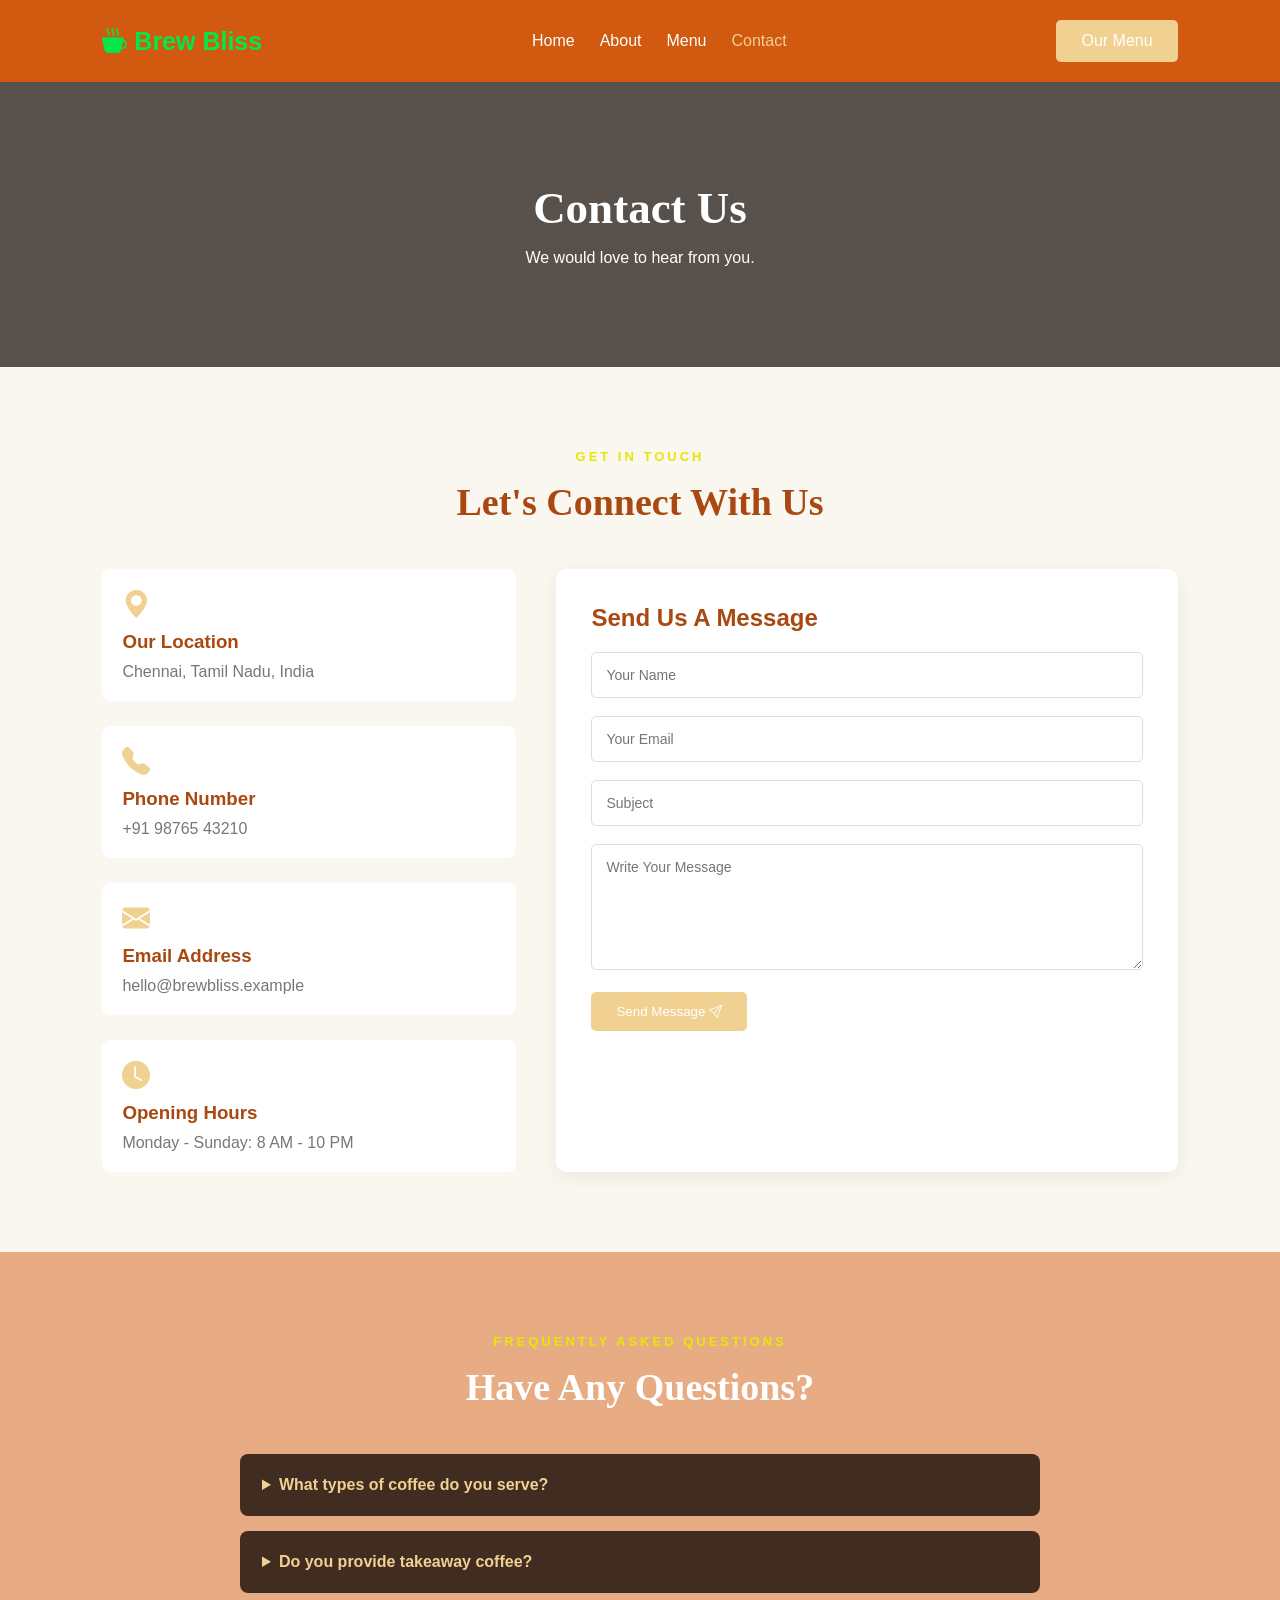
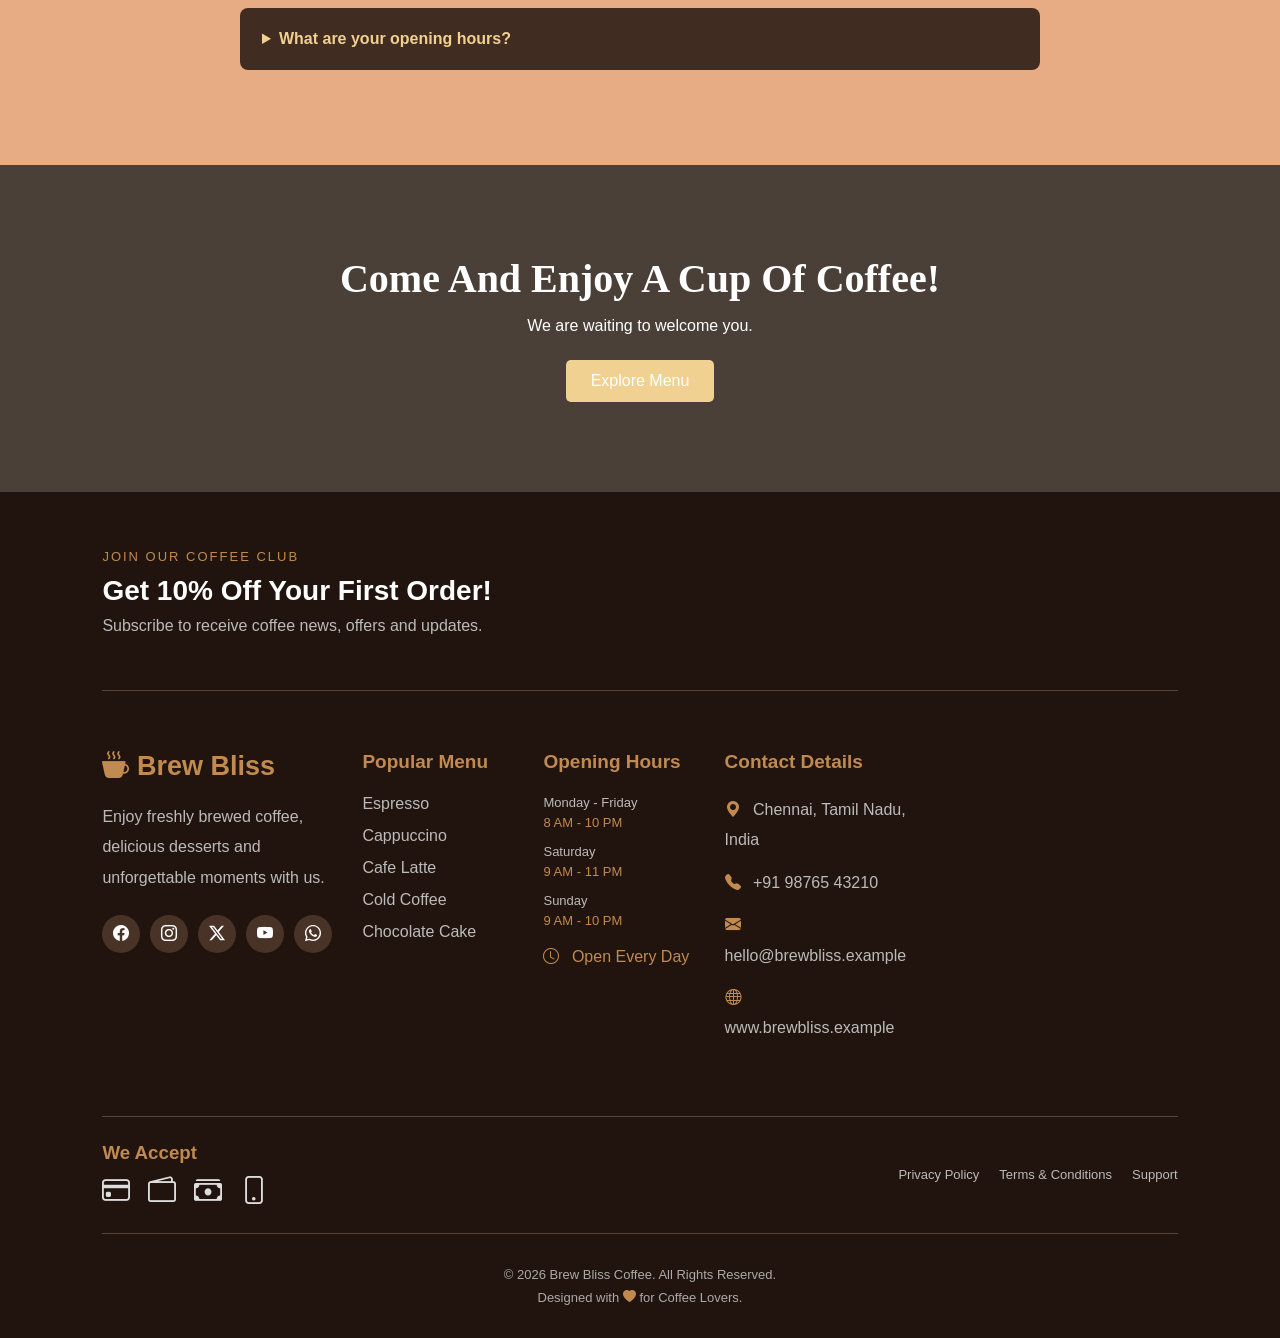
<file: contact.html>
<!DOCTYPE html>
<html lang="en">
<head>
<meta charset="UTF-8">
<meta name="viewport" content="width=device-width, initial-scale=1.0">
<title>Contact Us | Brew Bliss</title>
<link rel="stylesheet" href="style.css">
<link rel="stylesheet" href="https://cdn.jsdelivr.net/npm/bootstrap-icons@1.11.3/font/bootstrap-icons.min.css">
</head>
<body>

<header>
<a href="index.html" class="logo"><i class="bi bi-cup-hot-fill"></i> Brew Bliss</a>
<nav>
<a href="index.html">Home</a>
<a href="about.html">About</a>
<a href="menu.html">Menu</a>
<a class="active" href="contact.html">Contact</a>
</nav>
<a href="menu.html" class="btn">Our Menu</a>
</header>

<section class="page-banner">
<h1>Contact Us</h1>
<p>We would love to hear from you.</p>
</section>

<section class="section">
<div class="section-title">
<span class="tag">GET IN TOUCH</span>
<h2>Let's Connect With Us</h2>
</div>

<div class="contact-container">
<div class="contact-info">
<div>
<i class="bi bi-geo-alt-fill"></i>
<h3>Our Location</h3>
<p>Chennai, Tamil Nadu, India</p>
</div>
<div>
<i class="bi bi-telephone-fill"></i>
<h3>Phone Number</h3>
<p>+91 98765 43210</p>
</div>
<div>
<i class="bi bi-envelope-fill"></i>
<h3>Email Address</h3>
<p>hello@brewbliss.example</p>
</div>
<div>
<i class="bi bi-clock-fill"></i>
<h3>Opening Hours</h3>
<p>Monday - Sunday: 8 AM - 10 PM</p>
</div>
</div>

<form class="contact-form" action="mailto:hello@brewbliss.example" method="post" enctype="text/plain">
<h2>Send Us A Message</h2>
<input type="text" name="Name" placeholder="Your Name" required>
<input type="email" name="Email" placeholder="Your Email" required>
<input type="text" name="Subject" placeholder="Subject">
<textarea name="Message" placeholder="Write Your Message" rows="6" required></textarea>
<button type="submit" class="btn">Send Message <i class="bi bi-send"></i></button>
</form>
</div>
</section>

<section class="section dark-section">
<div class="section-title">
<span class="tag">FREQUENTLY ASKED QUESTIONS</span>
<h2>Have Any Questions?</h2>
</div>

<div class="faq">
<details>
<summary>What types of coffee do you serve?</summary>
<p>We serve espresso, cappuccino, latte, cold coffee and more.</p>
</details>
<details>
<summary>Do you provide takeaway coffee?</summary>
<p>Yes! You can contact us to enquire about takeaway orders.</p>
</details>
<details>
<summary>What are your opening hours?</summary>
<p>We are open every day from 8 AM to 10 PM.</p>
</details>
</div>
</section>

<section class="banner">
<h2>Come And Enjoy A Cup Of Coffee!</h2>
<p>We are waiting to welcome you.</p>
<a href="menu.html" class="btn">Explore Menu</a>
</section>


<footer class="main-footer">

    <!-- Newsletter Section -->
    <div class="newsletter">
        <div>
            <span>JOIN OUR COFFEE CLUB</span>
            <h2>Get 10% Off Your First Order!</h2>
            <p>Subscribe to receive coffee news, offers and updates.</p>
        </div>
    </div>

    <!-- Footer Main Content -->
    <div class="footer-container">

        <!-- About -->
        <div class="footer-box">
            <h2 class="footer-logo">
                <i class="bi bi-cup-hot-fill"></i> Brew Bliss
            </h2>
            <p>
                Enjoy freshly brewed coffee, delicious desserts
                and unforgettable moments with us.
            </p>

            <div class="social-icons">
                <a href="#"><i class="bi bi-facebook"></i></a>
                <a href="#"><i class="bi bi-instagram"></i></a>
                <a href="#"><i class="bi bi-twitter-x"></i></a>
                <a href="#"><i class="bi bi-youtube"></i></a>
                <a href="#"><i class="bi bi-whatsapp"></i></a>
            </div>
        </div>
        

        <!-- Popular Menu -->
        <div class="footer-box">
            <h3>Popular Menu</h3>
            <ul>
                <li><a href="menu.html">Espresso</a></li>
                <li><a href="menu.html">Cappuccino</a></li>
                <li><a href="menu.html">Cafe Latte</a></li>
                <li><a href="menu.html">Cold Coffee</a></li>
                <li><a href="menu.html">Chocolate Cake</a></li>
            </ul>
        </div>

        <!-- Opening Hours -->
        <div class="footer-box">
            <h3>Opening Hours</h3>
            <ul class="hours">
                <li>Monday - Friday <span>8 AM - 10 PM</span></li>
                <li>Saturday <span>9 AM - 11 PM</span></li>
                <li>Sunday <span>9 AM - 10 PM</span></li>
            </ul>
            <p class="open-text">
                <i class="bi bi-clock"></i> Open Every Day
            </p>
        </div>

        <!-- Contact Details -->
        <div class="footer-box">
            <h3>Contact Details</h3>
            <p><i class="bi bi-geo-alt-fill"></i>
            Chennai, Tamil Nadu, India</p>
            <p><i class="bi bi-telephone-fill"></i>
            +91 98765 43210</p>
            <p><i class="bi bi-envelope-fill"></i>
            hello@brewbliss.example</p>
            <p><i class="bi bi-globe"></i>
            www.brewbliss.example</p>
        </div>

    </div>

    <!-- Payment Section -->
    <div class="payment-section">
        <div>
            <h3>We Accept</h3>
            <div class="payment-icons">
                <i class="bi bi-credit-card"></i>
                <i class="bi bi-wallet2"></i>
                <i class="bi bi-cash-stack"></i>
                <i class="bi bi-phone"></i>
            </div>
        </div>

        <div class="footer-links">
            <a href="#">Privacy Policy</a>
            <a href="#">Terms & Conditions</a>
            <a href="contact.html">Support</a>
        </div>
    </div>

    <!-- Copyright -->
    <div class="copyright">
        <p>© 2026 Brew Bliss Coffee. All Rights Reserved.</p>
        <p>Designed with <i class="bi bi-heart-fill"></i> for Coffee Lovers.</p>
    </div>

</footer>


</body>
</html>
</file>
<file: style.css>
/* GOOGLE FONT */
* {
    margin: 0;
    padding: 0;
    box-sizing: border-box;
    font-family: 'Poppins', sans-serif;
}

html {
    scroll-behavior: smooth;
}

body {
    background: #faf6f0;
    color: #a94810;
}

/* COLORS */
:root {
    --brown: #f1eeed;
    --dark: #d15a10;
    --gold: #f0d192;
    --cream: #ed9107;
    --white: #222122;
}

/* HEADER */
header {
    display: flex;
    justify-content: space-between;
    align-items: center;
    padding: 20px 8%;
    background: var(--dark);
    position: sticky;
    top: 0;
    z-index: 100;
}

.logo {
    font-size: 25px;
    color: #05e648;
    font-weight: bold;
    text-decoration: none;
}

nav {
    display: flex;
    gap: 25px;
}

nav a {
    color: white;
    text-decoration: none;
    transition: .3s;
}

nav a:hover,
nav a.active {
    color: var(--gold);
}

/* BUTTON */
.btn {
    display: inline-block;
    background: var(--gold);
    color: white;
    padding: 12px 25px;
    border-radius: 5px;
    text-decoration: none;
    border: none;
    cursor: pointer;
    transition: .3s;
}

.btn:hover {
    background: var(--brown);
    transform: translateY(-4px);
}

.btn-outline {
    background: transparent;
    border: 1px solid white;
    margin-left: 10px;
}

/* HERO */
.hero {
    min-height: 600px;
    display: flex;
    align-items: center;
    padding: 80px 10%;
    background:
    linear-gradient(90deg, rgba(20,12,7,.85), rgba(20,12,7,.2)),
    url('https://images.unsplash.com/photo-1445116572660-236099ec97a0?w=1600')
    center/cover;
    color: white;
}

.hero-content {
    max-width: 600px;
    animation: slideUp 1s ease;
}

.hero h1 {
    font-family: 'Playfair Display', serif;
    font-size: 60px;
    margin: 20px 0;
}

.hero h1 span {
    color: #e3e8e4;
}

.hero p {
    line-height: 1.8;
    margin-bottom: 25px;
}

.tag {
    color:#e6e606;
    letter-spacing: 3px;
    font-size: 13px;
    font-weight: bold;
}

/* FEATURES */
.features {
    display: grid;
    grid-template-columns: repeat(4, 1fr);
    gap: 20px;
    padding: 60px 8%;
    background: white;
}

.feature {
    text-align: center;
    padding: 25px;
}

.feature i {
    font-size: 40px;
    color:#6e0505;
}

.feature h3 {
    margin: 15px 0;
}

.feature p {
    color: #070ff1;
    line-height: 1.7;
}

/* COMMON SECTION */
.section {
    padding: 80px 8%;
}

.section-title {
    text-align: center;
    margin-bottom: 45px;
}

.section-title h2,
.about-text h2 {
    font-family: 'Playfair Display', serif;
    font-size: 38px;
    margin: 15px 0;
}

.section-title p {
    color: #252525;
}

/* ABOUT SECTION */
.about-section {
    display: flex;
    align-items: center;
    gap: 60px;
    padding: 80px 8%;
}

.about-image,
.about-text {
    flex: 1;
}

.about-image img {
    width: 100%;
    height: 430px;
    object-fit: cover;
    border-radius: 12px;
}

.about-text p {
    color: #170202;
    line-height: 1.9;
    margin-bottom: 18px;
}

/* CARDS */
.cards {
    display: grid;
    grid-template-columns: repeat(3, 1fr);
    gap: 30px;
}

.coffee-card {
    background: rgb(243, 239, 239);
    text-align: center;
    padding-bottom: 25px;
    border-radius: 12px;
    overflow: hidden;
    box-shadow: 0 5px 20px rgba(0,0,0,.08);
    transition: .4s;
}

.coffee-card:hover {
    transform: translateY(-12px);
    box-shadow: 0 12px 30px rgba(0,0,0,.15);
}

.coffee-card img {
    width: 100%;
    height: 230px;
    object-fit: cover;
    transition: .5s;
}

.coffee-card:hover img {
    transform: scale(1.06);
}

.coffee-card h3 {
    margin: 18px 0 10px;
}

.coffee-card p {
    color: #777;
    padding: 0 15px;
    line-height: 1.7;
}

.coffee-card h4 {
    color: var(--white);
    font-size: 23px;
    margin: 15px;
}

/* REVIEW */
.review {
    background: white;
    text-align: center;
    padding: 35px 25px;
    border-radius: 10px;
    box-shadow: 0 5px 20px #00000010;
}

.review i {
    color: var(--white);
    font-size: 35px;
}

.review p {
    margin: 20px 0;
    color: #777;
}

.review span {
    color: var(--gold);
}

/* BANNER */
.banner {
    background:
    linear-gradient(rgba(30,18,10,.8),rgba(30,18,10,.8)),
    url('https://images.unsplash.com/photo-1495474472287-4d71bcdd2085?w=1400')
    center/cover fixed;
    text-align: center;
    color: white;
    padding: 90px 20px;
}

.banner h2 {
    font-family: 'Playfair Display', serif;
    font-size: 40px;
    margin-bottom: 15px;
}

.banner p {
    margin-bottom: 25px;
}

/* PAGE BANNER */
.page-banner {
    background:
    linear-gradient(rgba(20,10,5,.7),rgba(20,10,5,.7)),
    url('https://images.unsplash.com/photo-1495474472287-4d71bcdd2085?w=1400')
    center/cover;
    padding: 100px 20px;
    text-align: center;
    color: white;
}

.page-banner h1 {
    font-family: 'Playfair Display', serif;
    font-size: 45px;
    margin-bottom: 15px;
}

/* DARK SECTION */
.dark-section,
.menu-dark {
    background: #e8ac84;
    color: white;
}

.dark-section .feature {
    background: #f38540;
    border-radius: 10px;
}

.dark-section .feature p {
    color: #ddd;
}

/* CONTACT */
.contact-container {
    display: grid;
    grid-template-columns: 1fr 1.5fr;
    gap: 40px;
}

.contact-info {
    display: grid;
    gap: 25px;
}

.contact-info div {
    padding: 20px;
    background: white;
    border-radius: 8px;
}

.contact-info i {
    font-size: 28px;
    color: var(--gold);
}

.contact-info h3 {
    margin: 10px 0;
}

.contact-info p {
    color: #777;
}

.contact-form {
    background: white;
    padding: 35px;
    border-radius: 10px;
    box-shadow: 0 5px 20px #00000010;
}

.contact-form h2 {
    margin-bottom: 20px;
}

.contact-form input,
.contact-form textarea {
    width: 100%;
    padding: 14px;
    margin-bottom: 18px;
    border: 1px solid #ddd;
    border-radius: 5px;
    outline: none;
    font-size: 14px;
}

.contact-form input:focus,
.contact-form textarea:focus {
    border-color: var(--gold);
}

/* FAQ */
.faq {
    max-width: 800px;
    margin: auto;
}

.faq details {
    background: #402c20;
    padding: 22px;
    margin-bottom: 15px;
    border-radius: 8px;
}

.faq summary {
    cursor: pointer;
    color: var(--gold);
    font-weight: bold;
}

.faq details p {
    color: #ddd;
    margin-top: 15px;
    line-height: 1.7;
}

/* FOOTER */

/* MAIN FOOTER */

/* MAIN FOOTER */
.main-footer {
    background: #21140e;
    color: #fff;
    padding: 0 8%;
}

/* NEWSLETTER */
.newsletter {
    display: flex;
    justify-content: space-between;
    align-items: center;
    gap: 30px;
    padding: 55px 0;
    border-bottom: 1px solid #574335;
}

.newsletter span {
    color: #c18a50;
    letter-spacing: 2px;
    font-size: 13px;
}

.newsletter h2 {
    font-size: 28px;
    margin: 10px 0;
}

.newsletter p {
    color: #bbb;
}

.newsletter-form {
    display: flex;
    max-width: 430px;
    width: 100%;
}

.newsletter-form input {
    width: 100%;
    padding: 15px;
    border: none;
    outline: none;
    border-radius: 5px 0 0 5px;
}

.newsletter-form button {
    background: #c18a50;
    color: white;
    border: none;
    padding: 15px 20px;
    cursor: pointer;
    border-radius: 0 5px 5px 0;
    transition: .3s;
}

.newsletter-form button:hover {
    background: #8c5932;
}

/* FOOTER CONTAINER */
.footer-container {
    display: grid;
    grid-template-columns: 1.5fr 1fr 1fr 1.3fr 1.5fr;
    gap: 30px;
    padding: 60px 0;
}

.footer-box h3 {
    color: #c18a50;
    margin-bottom: 22px;
    font-size: 19px;
}

.footer-logo {
    color: #c18a50;
    margin-bottom: 20px;
    font-size: 27px;
}

.footer-box p {
    color: #bbb;
    line-height: 1.9;
    margin-bottom: 12px;
}

.footer-box p i {
    color: #c18a50;
    margin-right: 8px;
}

.footer-box ul {
    list-style: none;
}

.footer-box ul li {
    margin-bottom: 14px;
    color: #bbb;
}

.footer-box ul li a {
    color: #bbb;
    text-decoration: none;
    transition: .3s;
}

.footer-box ul li a:hover {
    color: #c18a50;
    padding-left: 7px;
}

/* OPENING HOURS */
.hours li {
    font-size: 13px;
}

.hours li span {
    display: block;
    color: #c18a50;
    margin-top: 5px;
}

.open-text {
    color: #c18a50 !important;
}

/* SOCIAL ICONS */
.social-icons {
    display: flex;
    gap: 10px;
    margin-top: 22px;
}

.social-icons a {
    display: flex;
    align-items: center;
    justify-content: center;
    width: 38px;
    height: 38px;
    background: #493327;
    border-radius: 50%;
    color: white;
    text-decoration: none;
    transition: .4s;
}

.social-icons a:hover {
    background: #c18a50;
    transform: translateY(-7px);
}

/* PAYMENT SECTION */
.payment-section {
    display: flex;
    justify-content: space-between;
    align-items: center;
    flex-wrap: wrap;
    gap: 20px;
    padding: 25px 0;
    border-top: 1px solid #574335;
    border-bottom: 1px solid #574335;
}

.payment-section h3 {
    margin-bottom: 12px;
    color: #c18a50;
}

.payment-icons {
    display: flex;
    gap: 18px;
    font-size: 28px;
    color: #ddd;
}

.footer-links {
    display: flex;
    gap: 20px;
    flex-wrap: wrap;
}

.footer-links a {
    color: #bbb;
    text-decoration: none;
    font-size: 13px;
}

.footer-links a:hover {
    color: #c18a50;
}

/* COPYRIGHT */
.copyright {
    text-align: center;
    padding: 25px 0;
}

.copyright p {
    color: #aaa;
    margin: 8px 0;
    font-size: 13px;
}

.copyright i {
    color: #c18a50;
}

/* FOOTER ANIMATION */
.footer-box {
    animation: slideUp 1s ease both;
    transition: .3s;
}

.footer-box:hover {
    transform: translateY(-5px);
}

/* RESPONSIVE FOOTER */
@media(max-width: 1000px) {
    .footer-container {
        grid-template-columns: repeat(3, 1fr);
    }
}

@media(max-width: 700px) {
    .newsletter {
        flex-direction: column;
        align-items: flex-start;
    }

    .footer-container {
        grid-template-columns: repeat(2, 1fr);
    }

    .payment-section {
        flex-direction: column;
        align-items: flex-start;
    }
}

@media(max-width: 480px) {
    .footer-container {
        grid-template-columns: 1fr;
    }

    .newsletter h2 {
        font-size: 23px;
    }

    .newsletter-form {
        flex-direction: column;
        gap: 10px;
    }

    .newsletter-form input,
    .newsletter-form button {
        border-radius: 5px;
    }

    .footer-links {
        flex-direction: column;
        gap: 12px;
    }
}



/* CSS ANIMATIONS */
@keyframes slideUp {
    from {
        opacity: 0;
        transform: translateY(50px);
    }
    to {
        opacity: 1;
        transform: translateY(0);
    }
}

@keyframes float {
    0%, 100% {
        transform: translateY(0);
    }
    50% {
        transform: translateY(-10px);
    }
}

.logo i {
    animation: float 3s infinite;
}

/* CSS-ONLY SCROLL REVEAL */
@supports (animation-timeline: view()) {
    .reveal,
    .coffee-card,
    .review,
    .feature {
        animation: slideUp linear both;
        animation-timeline: view();
        animation-range: entry 0% entry 80%;
    }
}

/* RESPONSIVE DESIGN */
@media(max-width: 900px) {
    header {
        flex-wrap: wrap;
        gap: 18px;
    }

    .features {
        grid-template-columns: repeat(2, 1fr);
    }

    .about-section {
        flex-direction: column;
    }

    .cards {
        grid-template-columns: repeat(2, 1fr);
    }
}

@media(max-width: 600px) {
    header {
        flex-direction: column;
        padding: 20px;
    }

    nav {
        flex-wrap: wrap;
        justify-content: center;
        gap: 15px;
    }

    header > .btn {
        display: none;
    }

    .hero {
        min-height: 500px;
        padding: 50px 7%;
    }

    .hero h1 {
        font-size: 38px;
    }

    .features,
    .cards,
    .contact-container {
        grid-template-columns: 1fr;
    }

    .section {
        padding: 55px 6%;
    }

    .section-title h2,
    .about-text h2 {
        font-size: 30px;
    }

    .page-banner h1 {
        font-size: 34px;
    }

    .banner h2 {
        font-size: 30px;
    }

    .about-image img {
        height: 300px;
    }

    .contact-form {
        padding: 20px;
    }
}
</file>
